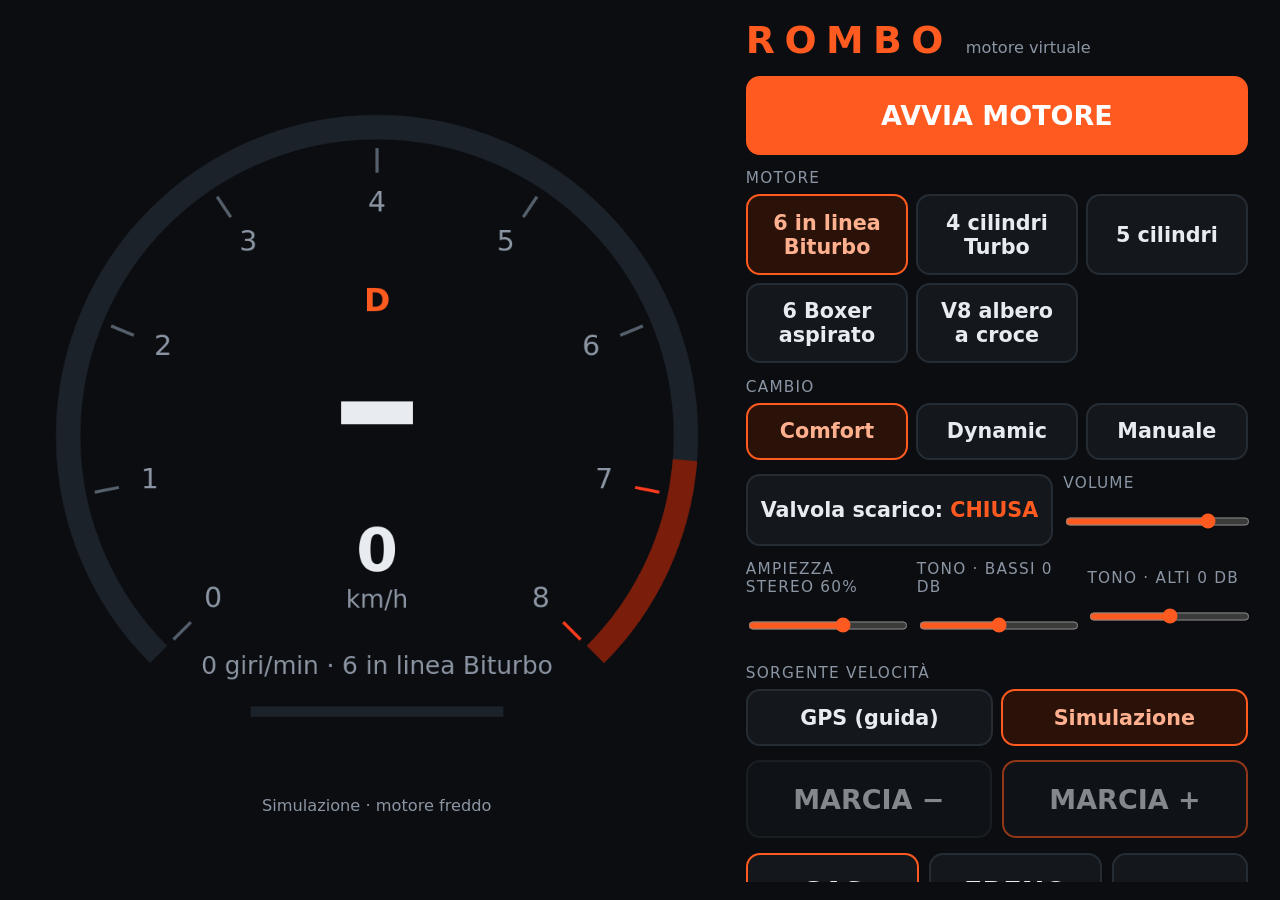
<file: index.html>
<!doctype html>
<html lang="it">
<head>
<meta charset="utf-8">
<meta name="viewport" content="width=device-width, initial-scale=1, viewport-fit=cover">
<meta name="theme-color" content="#0b0d10">
<title>Rombo — motore virtuale</title>
<link rel="manifest" href="manifest.webmanifest">
<link rel="icon" href="icons/icon-192.png">
<link rel="stylesheet" href="style.css">
</head>
<body>
<main id="app">
  <section id="cluster">
    <canvas id="gauge" width="900" height="900" aria-label="Contagiri"></canvas>
    <div id="status"><span id="srcStatus">Simulazione</span> · <span id="warmStatus">motore freddo</span></div>
  </section>

  <section id="controls">
    <header><h1>ROMBO</h1><span class="sub">motore virtuale</span></header>

    <button id="startBtn" class="big primary">AVVIA MOTORE</button>

    <div class="group">
      <label>Motore</label>
      <div class="seg" id="presetSeg"></div>
    </div>

    <div class="group">
      <label>Cambio</label>
      <div class="seg" id="modeSeg">
        <button data-v="comfort">Comfort</button>
        <button data-v="dynamic">Dynamic</button>
        <button data-v="manual">Manuale</button>
      </div>
    </div>

    <div class="row">
      <button id="valveBtn" class="toggle">Valvola scarico: <b>CHIUSA</b></button>
      <div class="vol"><label for="vol">Volume</label><input id="vol" type="range" min="0" max="1" step="0.01"></div>
    </div>
    <div class="row tone">
      <div class="vol"><label for="width">Ampiezza stereo <span id="widthVal"></span></label><input id="width" type="range" min="0" max="1" step="0.05"></div>
      <div class="vol"><label for="bass">Tono · bassi <span id="bassVal"></span></label><input id="bass" type="range" min="-6" max="6" step="1"></div>
      <div class="vol"><label for="treble">Tono · alti <span id="trebleVal"></span></label><input id="treble" type="range" min="-6" max="6" step="1"></div>
    </div>

    <div class="group">
      <label>Sorgente velocità</label>
      <div class="seg" id="srcSeg">
        <button data-v="gps">GPS (guida)</button>
        <button data-v="sim">Simulazione</button>
      </div>
    </div>

    <div id="shiftRow" class="row">
      <button id="downBtn" class="big">MARCIA −</button>
      <button id="upBtn" class="big accent">MARCIA +</button>
    </div>

    <div id="simPanel" class="group">
      <div class="row">
        <button id="gasBtn" class="big hold accent">GAS</button>
        <button id="brakeBtn" class="big hold">FRENO</button>
        <button id="neutralBtn" class="toggle">Folle: <b>NO</b></button>
      </div>
      <div class="vol"><label for="thr">Pedale <span id="thrVal">100%</span></label><input id="thr" type="range" min="0.1" max="1" step="0.05"></div>
    </div>

    <details id="more">
      <summary>Altre impostazioni</summary>
      <div class="vol"><label for="sens">Sensibilità GPS (carico) <span id="sensVal"></span></label><input id="sens" type="range" min="0.3" max="3" step="0.1"></div>
      <label class="chk"><input type="checkbox" id="hybridChk"> Strato campioni reali CC0 (sperimentale, solo 4T, fino a ~3000 giri)</label>
      <label class="chk"><input type="checkbox" id="safeChk"> Modalità sicura (audio minimo: niente EQ/stereo, niente elementi media)</label>
      <label class="chk"><input type="checkbox" id="mediaChk"> Comandi volante (Media Session) — sperimentale</label>
      <label class="chk"><input type="checkbox" id="routeChk"> Instrada l'audio come sorgente media (prova se l'auto non riproduce)</label>
      <p class="hint">Tasti: ↑ / Invio / Traccia succ. / Play = marcia su · ↓ / Traccia prec. = marcia giù · W = gas · S = freno (simulazione).
      In GPS il suono segue velocità e accelerazione dell'auto; serve HTTPS e il permesso posizione.</p>
    </details>
    <details id="logPanel">
      <summary>Registro errori</summary>
      <pre id="logBox" class="log"></pre>
    </details>
  </section>
</main>
<audio id="mediaEl" playsinline></audio>
<script type="module" src="app.js"></script>
</body>
</html>
</file>
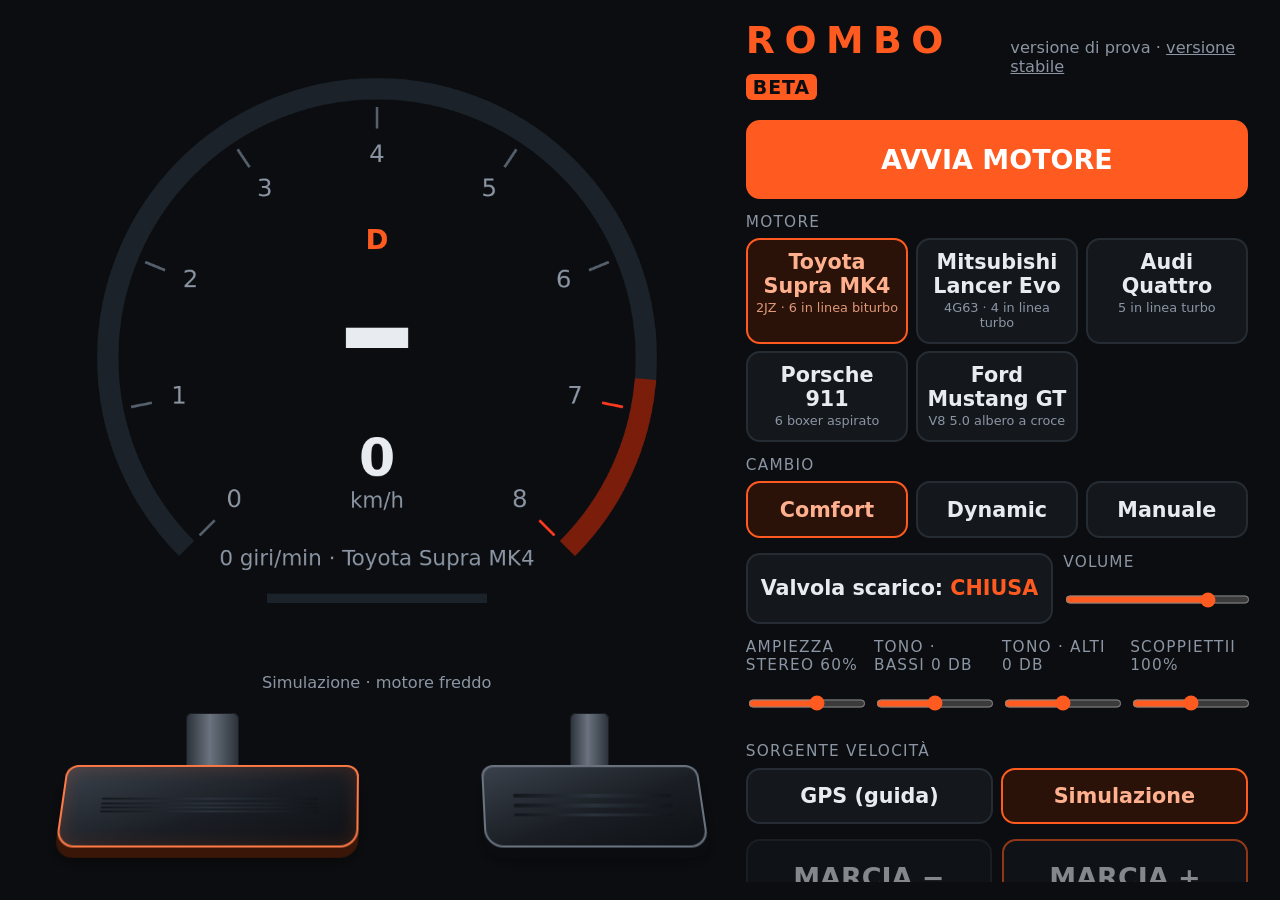
<file: beta/index.html>
<!doctype html>
<html lang="it">
<head>
<meta charset="utf-8">
<meta name="viewport" content="width=device-width, initial-scale=1, viewport-fit=cover">
<meta name="theme-color" content="#0b0d10">
<title>Rombo BETA — motore virtuale</title>
<link rel="manifest" href="manifest.webmanifest">
<link rel="icon" href="icons/icon-192.png">
<link rel="stylesheet" href="style.css">
</head>
<body>
<main id="app">
  <section id="cluster">
    <canvas id="gauge" width="900" height="900" aria-label="Contagiri"></canvas>
    <div id="status"><span id="srcStatus">Simulazione</span> · <span id="warmStatus">motore freddo</span></div>
    <div id="pedalRow" class="pedals" aria-label="Pedali simulazione">
      <button id="gasBtn" class="pedal-btn gas hold" type="button" aria-label="Gas">
        <span class="pedal-arm"></span>
        <span class="pedal-pad"><span class="pedal-rib"></span><span class="pedal-rib"></span><span class="pedal-rib"></span><span class="pedal-rib"></span></span>
        <span class="pedal-label">GAS</span>
      </button>
      <button id="brakeBtn" class="pedal-btn brake hold" type="button" aria-label="Freno">
        <span class="pedal-arm"></span>
        <span class="pedal-pad"><span class="pedal-rib"></span><span class="pedal-rib"></span><span class="pedal-rib"></span></span>
        <span class="pedal-label">FRENO</span>
      </button>
    </div>
  </section>

  <section id="controls">
    <header><h1>ROMBO <span class="beta">BETA</span></h1><span class="sub">versione di prova · <a href="../">versione stabile</a></span></header>

    <button id="startBtn" class="big primary">AVVIA MOTORE</button>

    <div class="group">
      <label>Motore</label>
      <div class="seg" id="presetSeg"></div>
    </div>

    <div class="group">
      <label>Cambio</label>
      <div class="seg" id="modeSeg">
        <button data-v="comfort">Comfort</button>
        <button data-v="dynamic">Dynamic</button>
        <button data-v="manual">Manuale</button>
      </div>
    </div>

    <div class="row">
      <button id="valveBtn" class="toggle">Valvola scarico: <b>CHIUSA</b></button>
      <div class="vol"><label for="vol">Volume</label><input id="vol" type="range" min="0" max="1" step="0.01"></div>
    </div>
    <div class="row tone">
      <div class="vol"><label for="width">Ampiezza stereo <span id="widthVal"></span></label><input id="width" type="range" min="0" max="1" step="0.05"></div>
      <div class="vol"><label for="bass">Tono · bassi <span id="bassVal"></span></label><input id="bass" type="range" min="-6" max="6" step="1"></div>
      <div class="vol"><label for="treble">Tono · alti <span id="trebleVal"></span></label><input id="treble" type="range" min="-6" max="6" step="1"></div>
      <div class="vol"><label for="pops">Scoppiettii <span id="popsVal"></span></label><input id="pops" type="range" min="0" max="2" step="0.1"></div>
    </div>

    <div class="group">
      <label>Sorgente velocità</label>
      <div class="seg" id="srcSeg">
        <button data-v="gps">GPS (guida)</button>
        <button data-v="sim">Simulazione</button>
      </div>
      <label class="chk" id="cruiseRow"><input type="checkbox" id="cruiseChk" checked> Mantieni crociera (GPS)</label>
      <p class="hint" id="cruiseHint">Se la velocità GPS resta stabile per qualche secondo, il pedale virtuale si blocca in modo morbido: il suono di crociera non “caccia”. Si sblocca da solo se accelera o frena.</p>
    </div>

    <div id="shiftRow" class="row">
      <button id="downBtn" class="big">MARCIA −</button>
      <button id="upBtn" class="big accent">MARCIA +</button>
    </div>

    <div id="simPanel" class="group">
      <div class="row">
        <button id="neutralBtn" class="toggle">Folle: <b>NO</b></button>
      </div>
      <div class="vol"><label for="thr">Pedale <span id="thrVal">100%</span></label><input id="thr" type="range" min="0.1" max="1" step="0.05"></div>
    </div>

    <details id="more">
      <summary>Altre impostazioni</summary>
      <div class="vol"><label for="sens">Sensibilità GPS (carico) <span id="sensVal"></span></label><input id="sens" type="range" min="0.3" max="3" step="0.1"></div>
      <label class="chk"><input type="checkbox" id="hybridChk"> Strato campioni reali CC0 (sperimentale, solo Lancer Evo, fino a ~3000 giri)</label>
      <label class="chk"><input type="checkbox" id="safeChk"> Modalità sicura (audio minimo: niente EQ/stereo, niente elementi media)</label>
      <label class="chk"><input type="checkbox" id="mediaChk"> Comandi volante (Media Session) — sperimentale</label>
      <label class="chk"><input type="checkbox" id="routeChk"> Instrada l'audio come sorgente media (prova se l'auto non riproduce)</label>
      <p class="hint">Tasti: ↑ / Invio / Traccia succ. / Play = marcia su · ↓ / Traccia prec. = marcia giù · W = gas · S = freno (simulazione).
      In GPS il suono segue velocità e accelerazione dell'auto; serve HTTPS e il permesso posizione.</p>
    </details>
    <details id="logPanel">
      <summary>Registro errori</summary>
      <pre id="logBox" class="log"></pre>
    </details>
  </section>
</main>
<audio id="mediaEl" playsinline></audio>
<script type="module" src="app.js"></script>
</body>
</html>
</file>
<file: style.css>
:root { --bg:#0b0d10; --panel:#14181d; --line:#262c34; --txt:#e8ecf1; --dim:#8b95a3; --acc:#ff5a1f; --ok:#36c46b; }
* { box-sizing: border-box; -webkit-tap-highlight-color: transparent; }
html, body { margin:0; height:100%; background:var(--bg); color:var(--txt); font-family: system-ui, -apple-system, "Segoe UI", Roboto, sans-serif; user-select:none; touch-action: manipulation; }
#app { display:grid; grid-template-columns: 58fr 42fr; height:100vh; gap:2vh; padding:2vh 2vw; }
#cluster { display:flex; flex-direction:column; align-items:center; justify-content:center; min-height:0; }
#gauge { width:min(100%, 86vh); height:auto; aspect-ratio:1; }
#status { color:var(--dim); font-size:clamp(14px,1.8vh,24px); margin-top:1vh; }
#controls { display:flex; flex-direction:column; gap:1.6vh; overflow:auto; padding-right:.5vw; }
header { display:flex; align-items:baseline; gap:1vw; }
h1 { margin:0; font-size:clamp(26px,4.2vh,56px); letter-spacing:.25em; font-weight:800; color:var(--acc); }
.sub { color:var(--dim); font-size:clamp(14px,1.8vh,22px); }
.group { display:flex; flex-direction:column; gap:.8vh; }
.group > label, .vol label { color:var(--dim); font-size:clamp(13px,1.7vh,22px); text-transform:uppercase; letter-spacing:.08em; }
button { font:inherit; color:var(--txt); background:var(--panel); border:2px solid var(--line); border-radius:14px; padding:1.6vh 1vw; font-size:clamp(16px,2.3vh,30px); font-weight:600; cursor:pointer; }
button:active { transform:scale(.98); }
button.big { padding:2.4vh 1vw; font-size:clamp(18px,3vh,40px); flex:1; }
button.primary { background:var(--acc); border-color:var(--acc); color:#fff; }
button.primary.on { background:#2a1208; color:var(--acc); }
button.accent { border-color:var(--acc); }
button.hold.pressed { background:var(--acc); color:#fff; }
.seg { display:flex; gap:.6vw; }
.seg button { flex:1; }
.seg button.sel { background:#2a1208; border-color:var(--acc); color:#ffb08f; }
.row { display:flex; gap:.8vw; align-items:stretch; }
.toggle b { color:var(--acc); }
.toggle.on { border-color:var(--ok); } .toggle.on b { color:var(--ok); }
.vol { display:flex; flex-direction:column; flex:1; gap:.5vh; justify-content:center; }
input[type=range] { width:100%; height:5vh; accent-color: var(--acc); }
details { color:var(--dim); font-size:clamp(14px,1.8vh,22px); }
summary { cursor:pointer; padding:1vh 0; }
.chk { display:flex; gap:.8vw; align-items:center; padding:.8vh 0; color:var(--txt); }
.chk input { width:3vh; height:3vh; accent-color: var(--acc); }
.hint { line-height:1.4; }
.hidden { display:none !important; }
@media (max-aspect-ratio: 1/1) {
  #app { grid-template-columns: 1fr; height:auto; }
  #gauge { width:min(100%, 60vh); }
  button.big { padding:2vh 2vw; }
}
#shiftRow.dim button { opacity:.55; }
#presetSeg { display:grid; grid-template-columns:repeat(3,1fr); }

.log { white-space:pre-wrap; font-size:clamp(11px,1.4vh,16px); color:var(--dim); max-height:30vh; overflow:auto; background:#0b0d10; padding:.6em; border-radius:8px; }
#logPanel summary { color:var(--dim); cursor:pointer; padding:.5em 0; }
</file>
<file: beta/style.css>
:root { --bg:#0b0d10; --panel:#14181d; --line:#262c34; --txt:#e8ecf1; --dim:#8b95a3; --acc:#ff5a1f; --ok:#36c46b; }
* { box-sizing: border-box; -webkit-tap-highlight-color: transparent; }
html, body { margin:0; height:100%; background:var(--bg); color:var(--txt); font-family: system-ui, -apple-system, "Segoe UI", Roboto, sans-serif; user-select:none; touch-action: manipulation; }
#app { display:grid; grid-template-columns: 58fr 42fr; height:100vh; gap:2vh; padding:2vh 2vw; }
#cluster { display:flex; flex-direction:column; align-items:center; justify-content:center; min-height:0; }
#gauge { width:min(100%, 68vh); height:auto; aspect-ratio:1; }
#status { color:var(--dim); font-size:clamp(14px,1.8vh,24px); margin-top:1vh; }
#controls { display:flex; flex-direction:column; gap:1.6vh; overflow:auto; padding-right:.5vw; }
header { display:flex; align-items:baseline; gap:1vw; }
h1 { margin:0; font-size:clamp(26px,4.2vh,56px); letter-spacing:.25em; font-weight:800; color:var(--acc); }
.sub { color:var(--dim); font-size:clamp(14px,1.8vh,22px); }
.group { display:flex; flex-direction:column; gap:.8vh; }
.group > label, .vol label { color:var(--dim); font-size:clamp(13px,1.7vh,22px); text-transform:uppercase; letter-spacing:.08em; }
button { font:inherit; color:var(--txt); background:var(--panel); border:2px solid var(--line); border-radius:14px; padding:1.6vh 1vw; font-size:clamp(16px,2.3vh,30px); font-weight:600; cursor:pointer; }
button:active { transform:scale(.98); }
button.big { padding:2.4vh 1vw; font-size:clamp(18px,3vh,40px); flex:1; }
button.primary { background:var(--acc); border-color:var(--acc); color:#fff; }
button.primary.on { background:#2a1208; color:var(--acc); }
button.accent { border-color:var(--acc); }
button.hold.pressed:not(.pedal-btn) { background:var(--acc); color:#fff; }
.seg { display:flex; gap:.6vw; }
.seg button { flex:1; }
.seg button.sel { background:#2a1208; border-color:var(--acc); color:#ffb08f; }
.row { display:flex; gap:.8vw; align-items:stretch; }
.toggle b { color:var(--acc); }
.toggle.on { border-color:var(--ok); } .toggle.on b { color:var(--ok); }
.vol { display:flex; flex-direction:column; flex:1; gap:.5vh; justify-content:center; }
input[type=range] { width:100%; height:5vh; accent-color: var(--acc); }
details { color:var(--dim); font-size:clamp(14px,1.8vh,22px); }
summary { cursor:pointer; padding:1vh 0; }
.chk { display:flex; gap:.8vw; align-items:center; padding:.8vh 0; color:var(--txt); }
.chk input { width:3vh; height:3vh; accent-color: var(--acc); }
.hint { line-height:1.4; }
.hidden { display:none !important; }
@media (max-aspect-ratio: 1/1) {
  #app { grid-template-columns: 1fr; height:auto; }
  #gauge { width:min(100%, 50vh); }
  #cluster { justify-content:flex-start; }
  button.big { padding:2vh 2vw; }
}
#shiftRow.dim button { opacity:.55; }
#presetSeg { display:grid; grid-template-columns:repeat(3,1fr); }

.log { white-space:pre-wrap; font-size:clamp(11px,1.4vh,16px); color:var(--dim); max-height:30vh; overflow:auto; background:#0b0d10; padding:.6em; border-radius:8px; }
#logPanel summary { color:var(--dim); cursor:pointer; padding:.5em 0; }

.beta{font-size:.5em;background:#ff5a1f;color:#0b0d10;border-radius:6px;padding:2px 7px;vertical-align:middle;letter-spacing:.05em}
header .sub a{color:#8b95a3}

#presetSeg button { display:flex; flex-direction:column; align-items:center; gap:.3vh; line-height:1.15; padding:1.2vh .6vw; }
#presetSeg button small { font-size:.62em; font-weight:500; color:var(--dim); }
#presetSeg button.sel small { color:#ffb08f; opacity:.85; }
#cruiseRow, #cruiseHint { display:none; }
#cruiseRow.show, #cruiseHint.show { display:flex; }
#cruiseHint.show { display:block; margin:0; opacity:.85; font-size:clamp(12px,1.5vh,18px); }

/* pedali disegnati sotto il contagiri (GAS sinistra, FRENO destra) */
.pedals { display:flex; width:min(100%, 80vh); margin-top:1.4vh; gap:4vw; align-items:flex-end; justify-content:center; perspective:700px; }
.pedal-btn {
  position:relative; flex:1; height:clamp(96px, 16vh, 200px); padding:0; border:0; background:transparent;
  touch-action:none; -webkit-user-select:none; user-select:none; -webkit-touch-callout:none;
  display:flex; flex-direction:column; align-items:center; justify-content:flex-end;
  transform-style:preserve-3d; cursor:pointer;
}
.pedal-btn.gas { flex:1.35; }
.pedal-arm {
  position:absolute; top:6%; width:14%; height:42%; border-radius:6px;
  background:linear-gradient(90deg,#2a3038,#6a737e 45%,#2a3038);
  box-shadow:inset 0 0 0 1px #1a1e24; transform-origin:top center;
  transition:transform .08s ease-out;
}
.pedal-pad {
  position:relative; z-index:1; width:78%; height:58%; border-radius:12px 12px 18px 18px;
  display:flex; flex-direction:column; justify-content:space-evenly; align-items:stretch; padding:8% 10%;
  background:linear-gradient(160deg,#3a414b 0%,#1a1e24 55%,#0e1115 100%);
  border:2px solid #4a5562; box-shadow:0 10px 0 #0a0c0f, 0 14px 18px rgba(0,0,0,.45), inset 0 1px 0 rgba(255,255,255,.08);
  transform:rotateX(18deg) translateZ(0); transform-origin:center top;
  transition:transform .08s ease-out, box-shadow .08s ease-out, border-color .08s;
}
.pedal-rib { display:block; height:10%; border-radius:3px; background:linear-gradient(90deg,#11151a,#2c333c 50%,#11151a); opacity:.9; }
.pedal-label {
  position:absolute; bottom:10%; z-index:2; font-size:clamp(14px,2.2vh,28px); font-weight:800; letter-spacing:.18em;
  color:#c5ccd6; text-shadow:0 1px 0 #000; pointer-events:none;
}
.pedal-btn.gas .pedal-pad { border-color:#ff7a45; box-shadow:0 10px 0 #3a1608, 0 14px 18px rgba(0,0,0,.45), inset 0 0 18px rgba(255,90,31,.18); }
.pedal-btn.gas .pedal-label { color:#ffb08f; }
.pedal-btn.brake .pedal-pad { border-color:#6a7380; }
/* pressione: pedale affonda */
.pedal-btn.pressed .pedal-pad {
  transform:rotateX(34deg) translateY(10px) translateZ(-6px);
  box-shadow:0 3px 0 #0a0c0f, 0 6px 10px rgba(0,0,0,.5), inset 0 8px 14px rgba(0,0,0,.35);
}
.pedal-btn.pressed .pedal-arm { transform:rotateX(16deg) scaleY(.92); }
.pedal-btn.gas.pressed .pedal-pad { border-color:#ff5a1f; background:linear-gradient(160deg,#5a2a16 0%,#2a1208 60%,#140806 100%); }
.pedal-btn.brake.pressed .pedal-pad { border-color:#9aa3ae; background:linear-gradient(160deg,#4a515a 0%,#1c2229 60%,#0e1115 100%); }
@media (max-aspect-ratio: 1/1) {
  .pedals { width:100%; gap:5vw; }
  .pedal-btn { height:clamp(88px, 14vh, 140px); }
}
</file>
